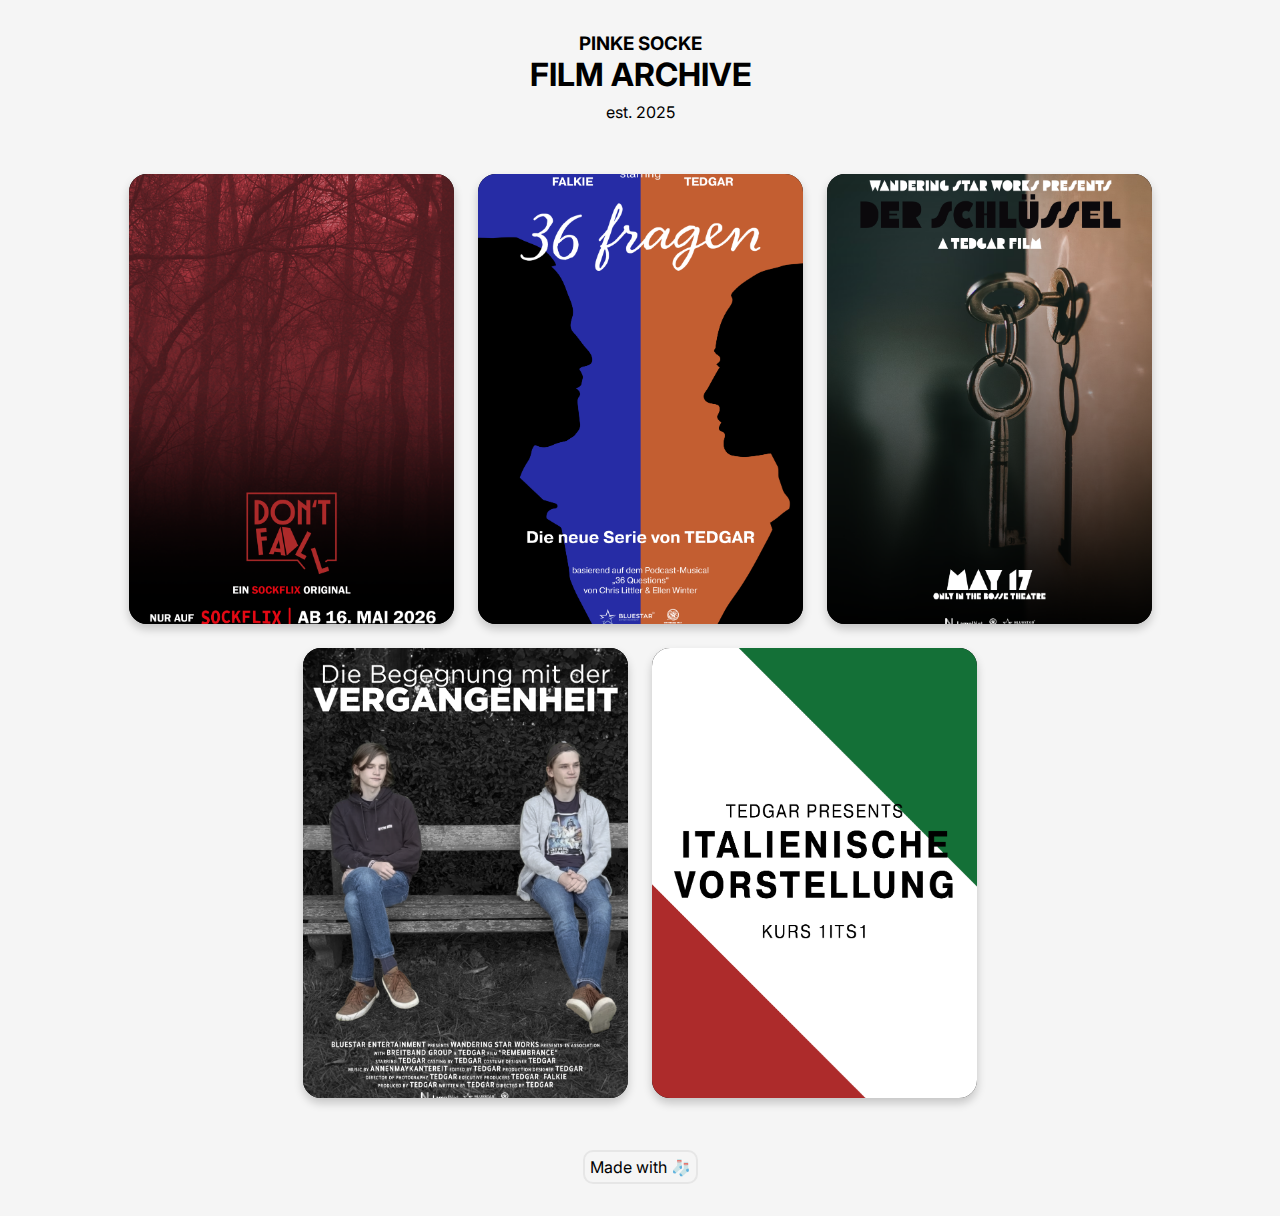
<file: index.html>
<!DOCTYPE html>

<!--
    Website von LamplNet
    Disclaimer: Alle Inhalte auf dieser Seite sind rein persönlicher Natur und richten sich nicht an die Allgemeinheit.
 -->

<html>
    <head>
		<title>Pinke Socke Film Archive</title>
		
		<meta charset="utf-8" />
		<meta name="viewport" content="width=device-width, initial-scale=1, user-scalable=no" />
		<meta name="description" content="" />
		<meta name="keywords" content="" />
		<meta name="robots" content="noindex">
		
		<link rel="stylesheet" href="assets/css/main.css" />
		<link rel="stylesheet" href="assets/css/movie-poster-interaction.css" />
        <link rel="stylesheet" href="assets/fontawesome/css/all.css" />
	</head>
    <body>
        <div class="page-container">
            <div class="title-wrapper">
                <a href="#">
                    <!--<img src="favicon.ico">-->
                    <h3>PINKE SOCKE</h3>
                    <h1>FILM ARCHIVE</h1>
                    <p>est. 2025</p>
                </a>
            </div>
            <div class="wrapper">
                <div class="card">
                    <a href="film/2027-dont-fall">
                        <div class="poster"><img src="img/poster/2027-dont-fall.png" alt="Don't Fall"></div>
                        <div class="details">
                            <h1>Don't Fall</h1>
                            <!--<h2>2026 • PG • 1hr 38min</h2>-->
                            <h2>2027 • R • TBA</h2>
                            <div class="rating">
                                <!--<i class="fas fa-star"></i>-->
                                <i class="far fa-star"></i>
                                <i class="far fa-star"></i>
                                <i class="far fa-star"></i>
                                <i class="far fa-star"></i>
                                <i class="far fa-star"></i>
                                <span>N/A</span>
                            </div>
                            <div class="tags">
                                <span class="tag">Thriller</span>
                                <span class="tag">Mystery</span>
                                <span class="tag">Drama</span>
                            </div>
                            <p class="desc">
                                Eine Gruppe unterschiedlichster Menschen nimmt an einem Seminar teil, um wieder eine Verbindung zur Natur aufzubauen. Das Seminar ist jedoch alles andere als das, was sie sich vorgestellt hatten...
                            </p>
                            <h3>Cast</h3>
                            <div class="credits">
                                <p><span class="role">Regie: </span>Tedgar</p>
                                <p><span class="role">Drehbuch: </span>Tedgar</p>
                                <p><span class="role">Cast: </span>Joe Star, Dineloth Teithoril, Tim, Falkie<span class="more">, mehr...</span></p>
                            </div>
                            <!--<div class="tags" style="padding-top: 0.5rem;">
                                <span class="alt-tag">Tedgar</span>
                                <span class="alt-tag">Joe Star</span>
                                <span class="alt-tag">Dineloth Teithoril</span>
                            </div>-->
                            <!--<div class="cast">
                                <h3>Cast</h3>
                                <ul>
                                    <li><img src="https://i.postimg.cc/jqgkqhSb/cast-11.jpg" alt="Marco Andrews" title="Marco Andrews"></li>
                                    <li><img src="https://i.postimg.cc/8P7X7r7r/cast-12.jpg" alt="Rebecca Floyd" title="Rebecca Floyd"></li>
                                    <li><img src="https://i.postimg.cc/2SvHwRFk/cast-13.jpg" alt="Antonio Herrera" title="Antonio Herrera"></li>
                                </ul>
                            </div>-->
                        </div>
                    </a>
                </div>
                <div class="card">
                    <a href="film/2026-36fragen">
                        <div class="poster"><img src="img/poster/2026-36fragen.png" alt="36 Fragen"></div>
                        <div class="details">
                            <h1>36 Fragen</h1>
                            <h2>2026 • PG • TBA</h2>
                            <div class="rating">
                                <!--<i class="fas fa-star"></i>-->
                                <i class="far fa-star"></i>
                                <i class="far fa-star"></i>
                                <i class="far fa-star"></i>
                                <i class="far fa-star"></i>
                                <i class="far fa-star"></i>
                                <span>N/A</span>
                            </div>
                            <div class="tags">
                                <span class="tag">Musical</span>
                                <span class="tag">Drama</span>
                            </div>
                            <p class="desc">
                               In einem letzten Versuch, ihre zerbrechende Ehe zu retten, beantwortet ein Paar die "36 Fragen" - ein Experiment, das eigentlich dafür sorgen soll, dass Fremde sich verlieben.
                            </p>
                            <h3>Cast</h3>
                            <div class="credits">
                                <p><span class="role">Regie: </span>Tedgar</p>
                                <p><span class="role">Drehbuch: </span>Tedgar, Chris Littler, Ellen Winter</p>
                                <p><span class="role">Cast: </span>Falkie, Tedgar</p>
                            </div>
                        </div>
                    </a>
                </div>
                <div class="card">
                    <a href="film/2025-der-schluessel">
                        <div class="poster"><img src="img/poster/2025-der-schluessel.png" alt="Der Schlüssel"></div>
                        <div class="details">
                            <h1>Der Schlüssel</h1>
                            <h2>2025 • G • 56min</h2>
                            <div class="rating">
                                <i class="fas fa-star"></i>
                                <i class="fas fa-star"></i>
                                <i class="fas fa-star"></i>
                                <i class="fas fa-star"></i>
                                <i class="fas fa-star"></i>
                                <span>5/5</span>
                            </div>
                            <div class="tags">
                                <span class="tag">Philosophie</span>
                                <span class="tag">Arthouse</span>
                                <span class="tag">Drama</span>
                            </div>
                            <p class="desc">
                                Was ist der Schlüssel zum Glück... und braucht man ihn überhaupt?
                            </p>
                            <h3>Cast</h3>
                            <div class="credits">
                                <p><span class="role">Regie: </span>Tedgar</p>
                                <p><span class="role">Drehbuch: </span>Tedgar</p>
                                <p><span class="role">Cast: </span>Joe Star, Tedgar</p>
                            </div>
                        </div>
                    </a>
                </div>
                <div class="card">
                    <a href="film/2024-vergangenheitsbegegnung">
                        <div class="poster"><img src="img/poster/2024-vergangenheitsbegegnung.png" alt="Die Begegnung mit der Vergangenheit"></div>
                        <div class="details">
                            <h1>Die Begegnung mit der Vergangenheit</h1>
                            <h2>2024 • G • 21min</h2>
                            <div class="rating">
                                <i class="fas fa-star"></i>
                                <i class="fas fa-star"></i>
                                <i class="fas fa-star"></i>
                                <i class="fas fa-star"></i>
                                <i class="fas fa-star"></i>
                                <span>5/5</span>
                            </div>
                            <div class="tags">
                                <span class="tag">Philosophie</span>
                                <span class="tag">Arthouse</span>
                            </div>
                            <p class="desc">
                                Alex zweifelt an sich und hat Angst vor der Zukunft. Vielleicht kann ihm sein Zukunfts-Ich dabei helfen...
                            </p>
                            <h3>Cast</h3>
                            <div class="credits">
                                <p><span class="role">Regie: </span>Tedgar</p>
                                <p><span class="role">Drehbuch: </span>Tedgar</p>
                                <p><span class="role">Cast: </span>Tedgar</p>
                            </div>
                        </div>
                    </a>
                </div>
                <div class="card">
                    <a href="film/2023-italienische-vorstellung">
                        <div class="poster"><img src="img/poster/2023-italienische-vorstellung.png" alt="Italienische Vorstellung"></div>
                        <div class="details">
                            <h1>Italienische Vorstellung</h1>
                            <h2>2023 • G • 21min</h2>
                            <div class="rating">
                                <i class="fas fa-star"></i>
                                <i class="fas fa-star"></i>
                                <i class="fas fa-star"></i>
                                <i class="fas fa-star"></i>
                                <i class="far fa-star"></i>
                                <span>4/5</span>
                            </div>
                            <div class="tags">
                                <span class="tag">Dokumentation</span>
                                <span class="tag">Italienisch</span>
                            </div>
                            <p class="desc">
                                Imagefilm im Rahmen des virtuellen Schüleraustauschs.
                            </p>
                            <h3>Cast</h3>
                            <div class="credits">
                                <p><span class="role">Regie: </span>Tedgar</p>
                                <p><span class="role">Drehbuch: </span>Kurs 1its1</p>
                                <p><span class="role">Cast: </span>Kurs 1its1</p>
                            </div>
                        </div>
                    </a>
                </div>
            </div>
            <div class="title-wrapper">
                <p class="footer">Made with 🧦</p>
            </div>
        </div>
    </body>
</html>
</file>
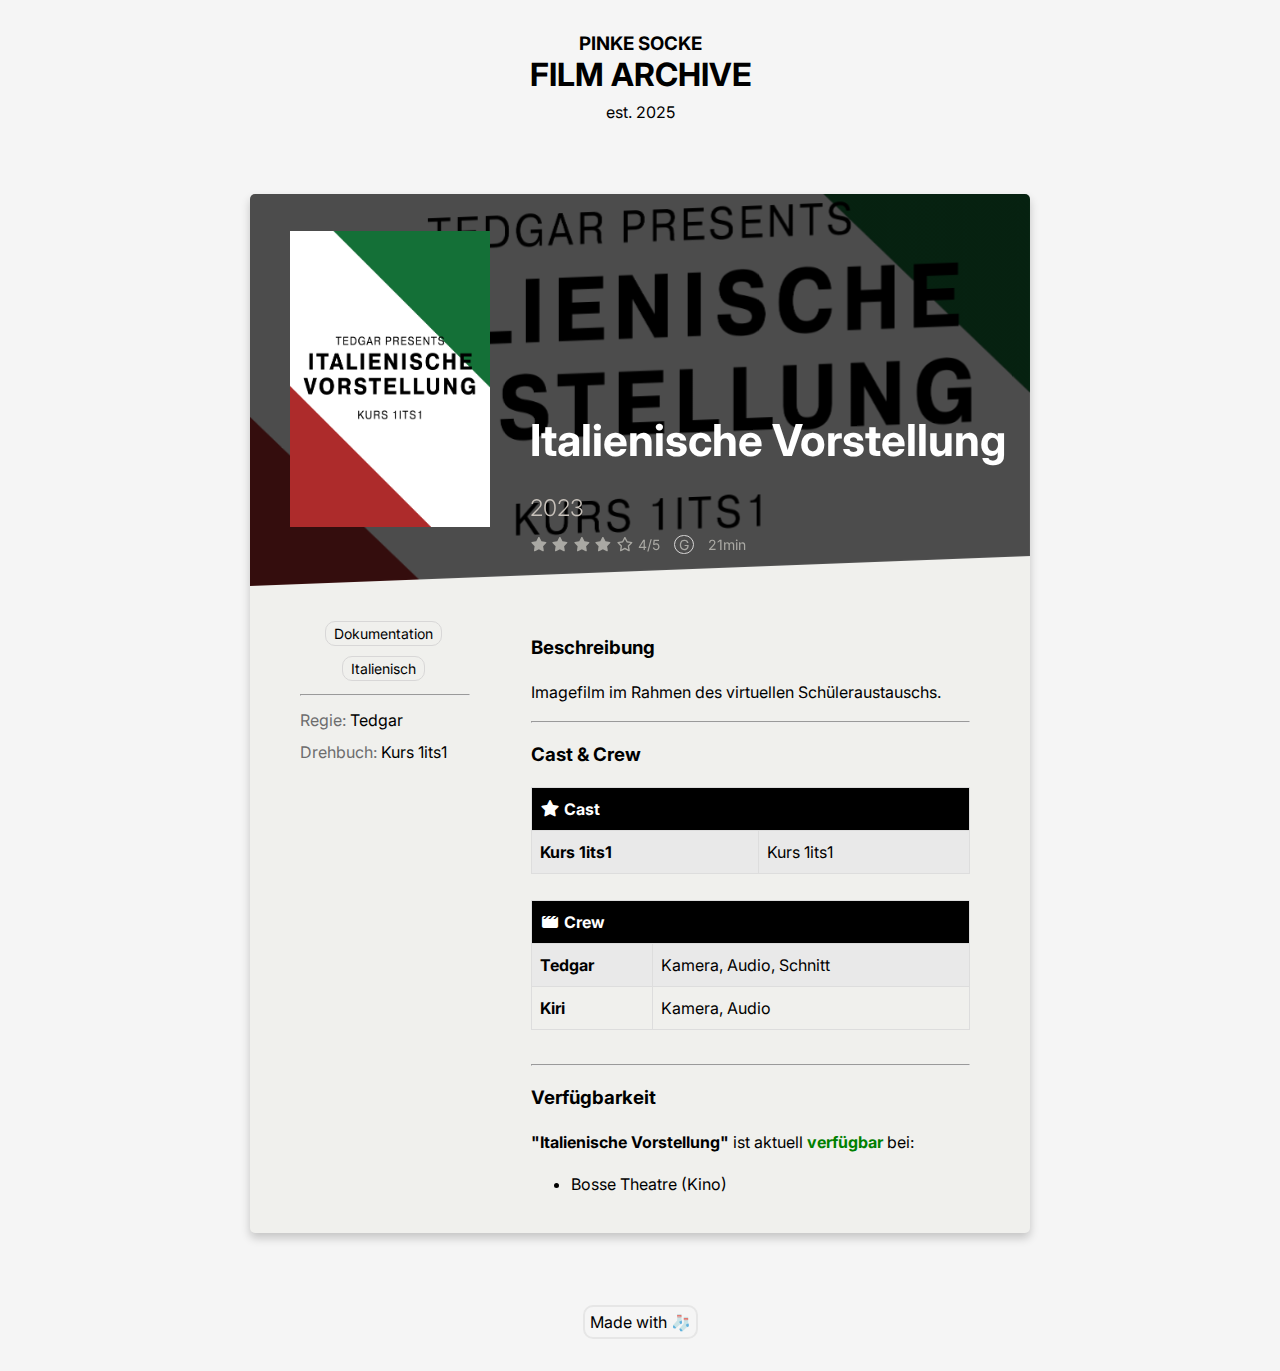
<file: film/2023-italienische-vorstellung.html>
<!DOCTYPE html>

<!--
    Website von LamplNet
    Disclaimer: Alle Inhalte auf dieser Seite sind rein persönlicher Natur und richten sich nicht an die Allgemeinheit.
 -->

<html>
    <head>
		<title>Italienische Vorstellung (2023) | Pinke Socke Film Archive</title>
		
		<meta charset="utf-8" />
		<meta name="viewport" content="width=device-width, initial-scale=1, user-scalable=no" />
		<meta name="description" content="" />
		<meta name="keywords" content="" />
		<meta name="robots" content="noindex">
		
		<link rel="stylesheet" href="../assets/css/main.css" />
		<link rel="stylesheet" href="../assets/css/movie-card.css" />
        <link rel="stylesheet" href="../assets/fontawesome/css/all.css" />
	</head>
    <body>
        <div class="page-container">
            <div class="title-wrapper">
                <a href="/">
                    <!--<img src="favicon.ico">-->
                    <h3>PINKE SOCKE</h3>
                    <h1>FILM ARCHIVE</h1>
                    <p>est. 2025</p>
                </a>
            </div>
            <div class="movie-card">
                <div class="container">
                    <div class="hero" style="--hero-bg: url('../../img/poster/2023-italienische-vorstellung.png')">
                        <img src="../img/poster/2023-italienische-vorstellung.png" alt="cover" class="cover" />
                        <div class="details">
                            <div class="title1"><h1>Italienische Vorstellung</h1></div>
                            <div class="title2">2023</div>   
                            <div class="rating">
                                <i class="fas fa-star"></i>
                                <i class="fas fa-star"></i>
                                <i class="fas fa-star"></i>
                                <i class="fas fa-star"></i>
                                <i class="far fa-star"></i>
                                <span>4/5</span>
                                <span class="age-rating">G</span>
                                <span>21min</span>
                            </div>
                            <!--<span class="likes">109 likes</span>-->
                        </div>
                    </div> 
                    <div class="description">
                        <div class="column1">
                            <span class="tag">Dokumentation</span>
                            <span class="tag">Italienisch</span>
                            <hr>
                            <p><span class="role">Regie: </span>Tedgar</p>
                            <p><span class="role">Drehbuch: </span>Kurs 1its1</p>
                        </div>
                        <div class="column2">
                            <h3>Beschreibung</h3>
                            <p>
                                Imagefilm im Rahmen des virtuellen Schüleraustauschs.
                            </p>
                            <hr>
                            <!--<h3><i class="fas fa-star"></i> Cast</h3>-->
                            <h3>Cast & Crew</h3>
                            <table>
                                <tr>
                                    <th colspan="2"><i class="fas fa-star"></i> Cast</th>
                                </tr>
                                <tr>
                                    <td>Kurs 1its1</td>
                                    <td>Kurs 1its1</td>
                                </tr>
                            </table>
                            <br>
                            <!--<hr>
                            <h3><i class="fas fa-clapperboard"></i> Crew</h3>-->
                            <table>
                                <tr>
                                    <th colspan="2"><i class="fas fa-clapperboard"></i> Crew</th>
                                </tr>
                                <tr>
                                    <td>Tedgar</td>
                                    <td>Kamera, Audio, Schnitt</td>
                                </tr>
                                <tr>
                                    <td>Kiri</td>
                                    <td>Kamera, Audio</td>
                                </tr>
                            </table>
                            <br>
                            <hr>
                            <h3>Verfügbarkeit</h3>
                            <p><b>"Italienische Vorstellung"</b> ist aktuell <span style="color: green; font-weight: bold;">verfügbar</span> bei:</p>
                            <ul>
                                <li>Bosse Theatre (Kino)</li>
                            </ul>
                        </div>
                    </div>
                </div>
            </div>
            <div class="title-wrapper">
                <p class="footer">Made with 🧦</p>
            </div>
        </div>
    </body>
</html>
</file>
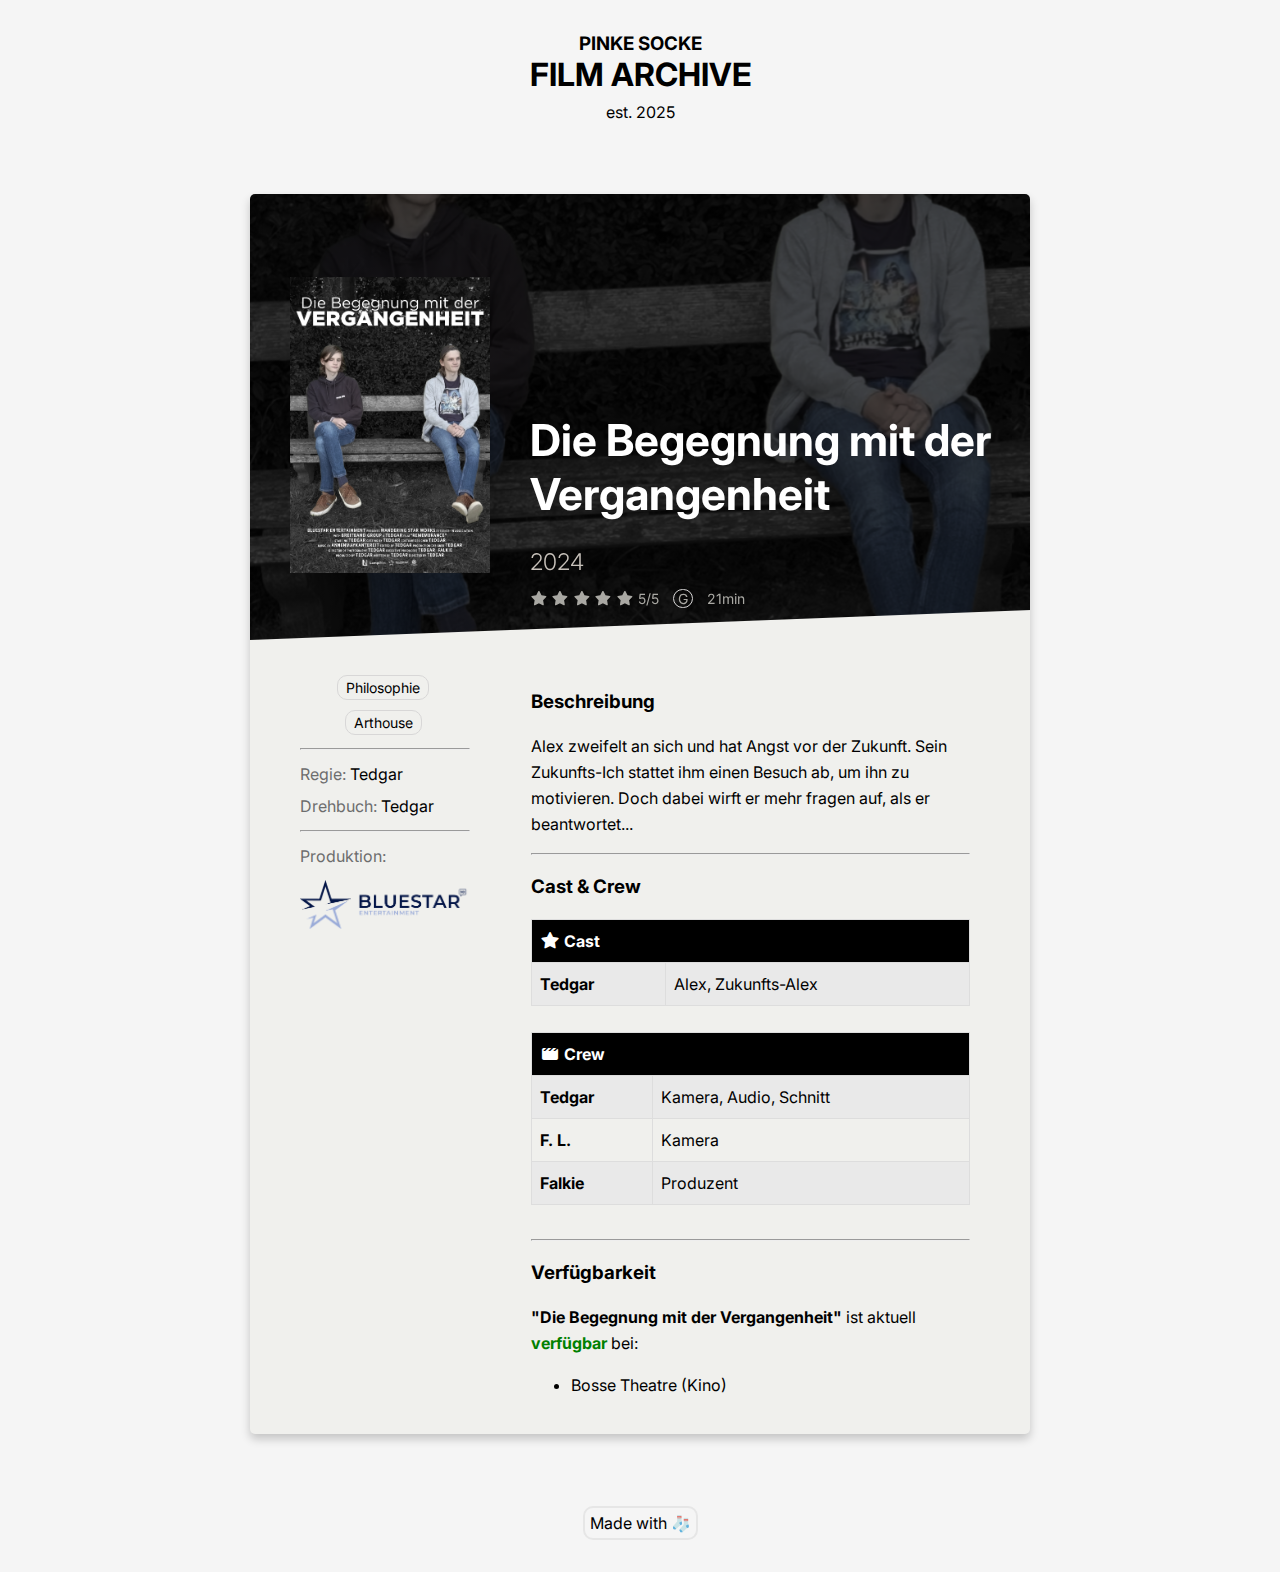
<file: film/2024-vergangenheitsbegegnung.html>
<!DOCTYPE html>

<!--
    Website von LamplNet
    Disclaimer: Alle Inhalte auf dieser Seite sind rein persönlicher Natur und richten sich nicht an die Allgemeinheit.
 -->

<html>
    <head>
		<title>Die Begegnung mit der Vergangenheit (2024) | Pinke Socke Film Archive</title>
		
		<meta charset="utf-8" />
		<meta name="viewport" content="width=device-width, initial-scale=1, user-scalable=no" />
		<meta name="description" content="" />
		<meta name="keywords" content="" />
		<meta name="robots" content="noindex">
		
		<link rel="stylesheet" href="../assets/css/main.css" />
		<link rel="stylesheet" href="../assets/css/movie-card.css" />
        <link rel="stylesheet" href="../assets/fontawesome/css/all.css" />
	</head>
    <body>
        <div class="page-container">
            <div class="title-wrapper">
                <a href="/">
                    <!--<img src="favicon.ico">-->
                    <h3>PINKE SOCKE</h3>
                    <h1>FILM ARCHIVE</h1>
                    <p>est. 2025</p>
                </a>
            </div>
            <div class="movie-card">
                <div class="container">
                    <div class="hero" style="--hero-bg: url('../../img/poster/2024-vergangenheitsbegegnung.png')">
                        <img src="../img/poster/2024-vergangenheitsbegegnung.png" alt="cover" class="cover" />
                        <div class="details">
                            <div class="title1"><h1>Die Begegnung mit der Vergangenheit</h1></div>
                            <div class="title2">2024</div>   
                            <div class="rating">
                                <i class="fas fa-star"></i>
                                <i class="fas fa-star"></i>
                                <i class="fas fa-star"></i>
                                <i class="fas fa-star"></i>
                                <i class="fas fa-star"></i>
                                <span>5/5</span>
                                <span class="age-rating">G</span>
                                <span>21min</span>
                            </div>
                        </div>
                    </div> 
                    <div class="description">
                        <div class="column1">
                            <span class="tag">Philosophie</span>
                            <span class="tag">Arthouse</span>
                            <hr>
                            <p><span class="role">Regie: </span>Tedgar</p>
                            <p><span class="role">Drehbuch: </span>Tedgar</p>
                            <hr>
                            <p><span class="role">Produktion:</span></p>
                            <img src="../img/firmen/bluestar.png">
                        </div>
                        <div class="column2">
                            <h3>Beschreibung</h3>
                            <p>
                                Alex zweifelt an sich und hat Angst vor der Zukunft. Sein Zukunfts-Ich stattet ihm einen Besuch ab, um ihn zu motivieren. Doch dabei wirft er mehr fragen auf, als er beantwortet...
                            </p>
                            <hr>
                            <h3>Cast & Crew</h3>
                            <table>
                                <tr>
                                    <th colspan="2"><i class="fas fa-star"></i> Cast</th>
                                </tr>
                                <tr>
                                    <td>Tedgar</td>
                                    <td>Alex, Zukunfts-Alex</td>
                                </tr>
                            </table>
                            <br>
                            <table>
                                <tr>
                                    <th colspan="2"><i class="fas fa-clapperboard"></i> Crew</th>
                                </tr>
                                <tr>
                                    <td>Tedgar</td>
                                    <td>Kamera, Audio, Schnitt</td>
                                </tr>
                                <tr>
                                    <td>F. L.</td>
                                    <td>Kamera</td>
                                </tr>
                                <tr>
                                    <td>Falkie</td>
                                    <td>Produzent</td>
                                </tr>
                            </table>
                            <br>
                            <hr>
                            <h3>Verfügbarkeit</h3>
                            <p><b>"Die Begegnung mit der Vergangenheit"</b> ist aktuell <span style="color: green; font-weight: bold;">verfügbar</span> bei:</p>
                            <ul>
                                <li>Bosse Theatre (Kino)</li>
                            </ul>
                        </div>
                    </div>
                </div>
            </div>
            <div class="title-wrapper">
                <p class="footer">Made with 🧦</p>
            </div>
        </div>
    </body>
</html>
</file>
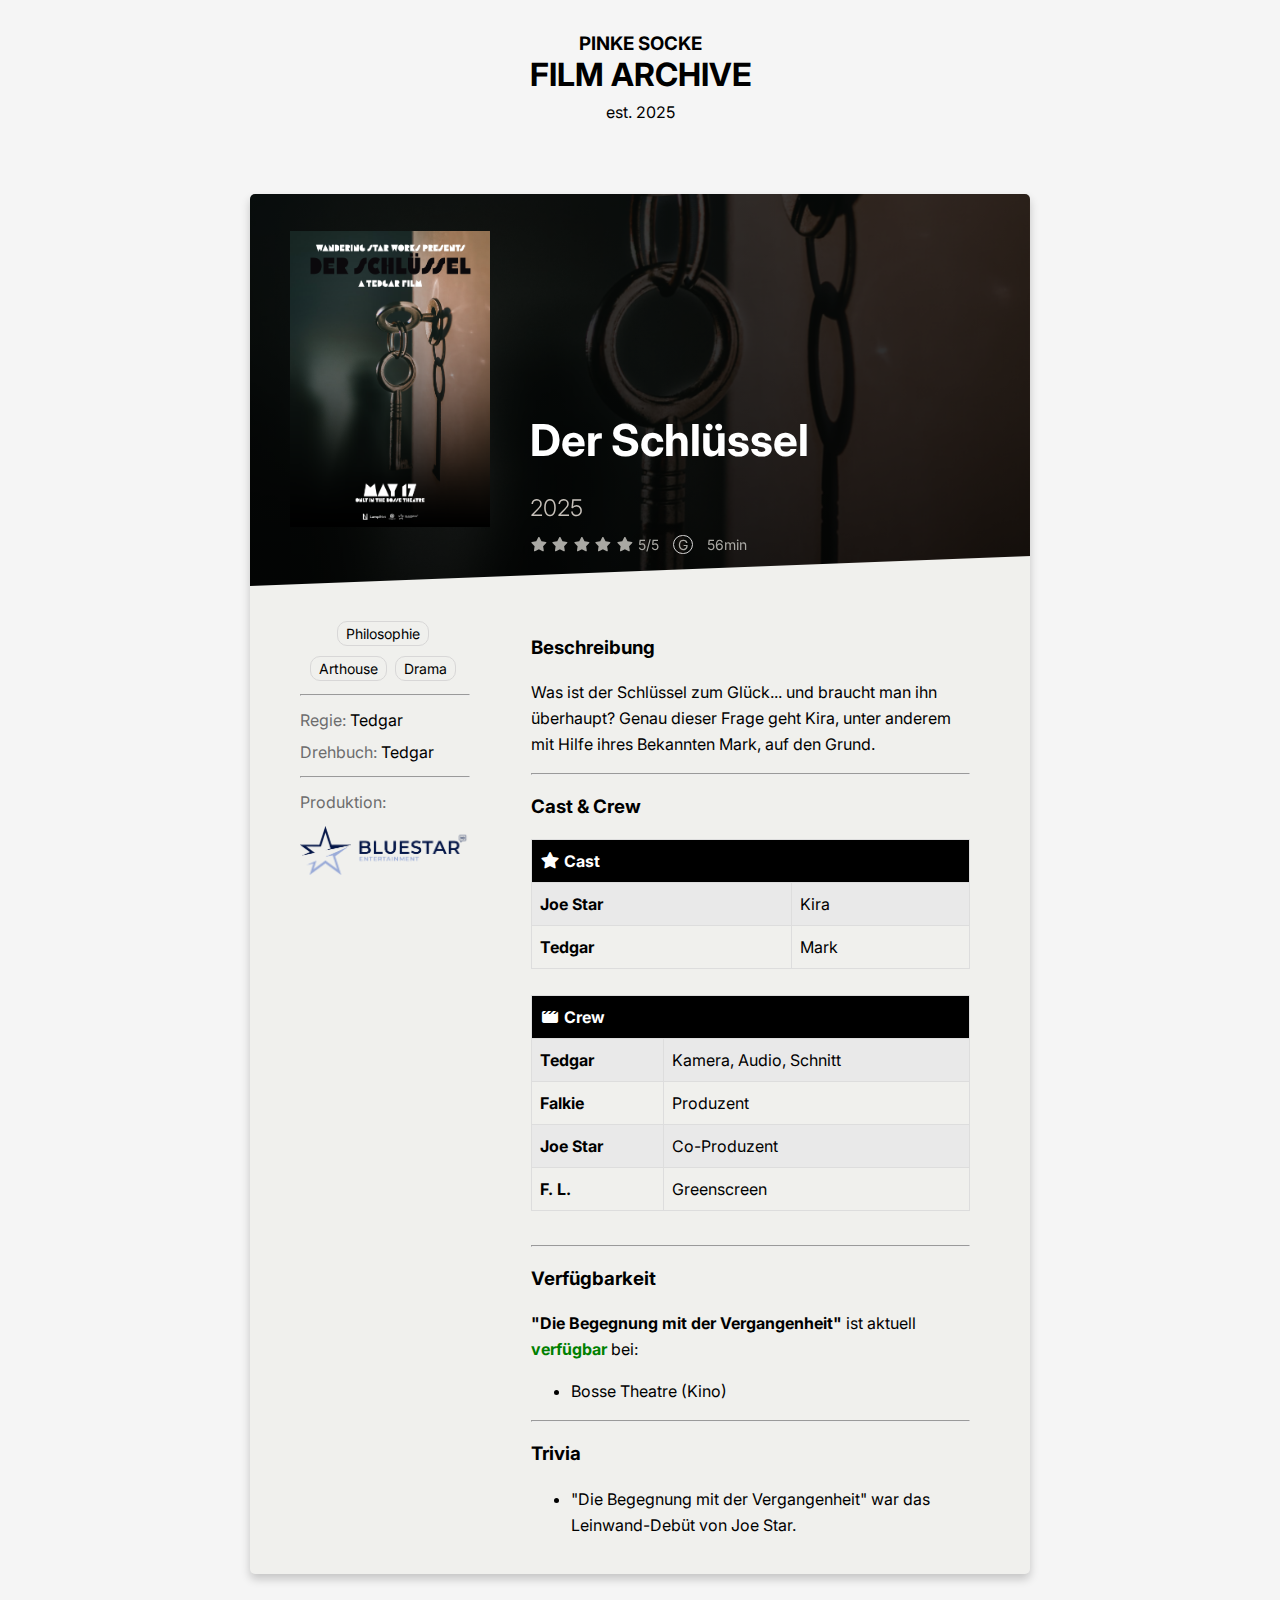
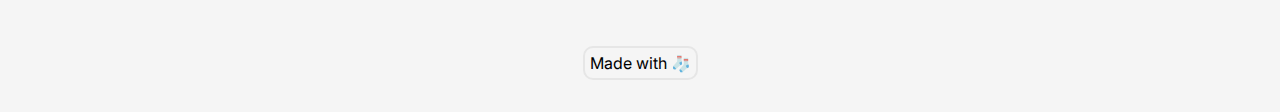
<file: film/2025-der-schluessel.html>
<!DOCTYPE html>

<!--
    Website von LamplNet
    Disclaimer: Alle Inhalte auf dieser Seite sind rein persönlicher Natur und richten sich nicht an die Allgemeinheit.
 -->

<html>
    <head>
		<title>Der Schlüssel (2025) | Pinke Socke Film Archive</title>
		
		<meta charset="utf-8" />
		<meta name="viewport" content="width=device-width, initial-scale=1, user-scalable=no" />
		<meta name="description" content="" />
		<meta name="keywords" content="" />
		<meta name="robots" content="noindex">
		
		<link rel="stylesheet" href="../assets/css/main.css" />
		<link rel="stylesheet" href="../assets/css/movie-card.css" />
        <link rel="stylesheet" href="../assets/fontawesome/css/all.css" />
	</head>
    <body>
        <div class="page-container">
            <div class="title-wrapper">
                <a href="/">
                    <!--<img src="favicon.ico">-->
                    <h3>PINKE SOCKE</h3>
                    <h1>FILM ARCHIVE</h1>
                    <p>est. 2025</p>
                </a>
            </div>
            <div class="movie-card">
                <div class="container">
                    <div class="hero" style="--hero-bg: url('../../img/poster/2025-der-schluessel.png')">
                        <img src="../img/poster/2025-der-schluessel.png" alt="cover" class="cover" />
                        <div class="details">
                            <div class="title1"><h1>Der Schlüssel</h1></div>
                            <div class="title2">2025</div>   
                            <div class="rating">
                                <i class="fas fa-star"></i>
                                <i class="fas fa-star"></i>
                                <i class="fas fa-star"></i>
                                <i class="fas fa-star"></i>
                                <i class="fas fa-star"></i>
                                <span>5/5</span>
                                <span class="age-rating">G</span>
                                <span>56min</span>
                            </div>
                        </div>
                    </div> 
                    <div class="description">
                        <div class="column1">
                            <span class="tag">Philosophie</span>
                            <span class="tag">Arthouse</span>
                            <span class="tag">Drama</span>
                            <hr>
                            <p><span class="role">Regie: </span>Tedgar</p>
                            <p><span class="role">Drehbuch: </span>Tedgar</p>
                            <hr>
                            <p><span class="role">Produktion:</span></p>
                            <img src="../img/firmen/bluestar.png">
                        </div>
                        <div class="column2">
                            <h3>Beschreibung</h3>
                            <p>
                                Was ist der Schlüssel zum Glück... und braucht man ihn überhaupt? Genau dieser Frage geht Kira, unter anderem mit Hilfe ihres Bekannten Mark, auf den Grund.
                            </p>
                            <hr>
                            <h3>Cast & Crew</h3>
                            <table>
                                <tr>
                                    <th colspan="2"><i class="fas fa-star"></i> Cast</th>
                                </tr>
                                <tr>
                                    <td>Joe Star</td>
                                    <td>Kira</td>
                                </tr>
                                <tr>
                                    <td>Tedgar</td>
                                    <td>Mark</td>
                                </tr>
                            </table>
                            <br>
                            <table>
                                <tr>
                                    <th colspan="2"><i class="fas fa-clapperboard"></i> Crew</th>
                                </tr>
                                <tr>
                                    <td>Tedgar</td>
                                    <td>Kamera, Audio, Schnitt</td>
                                </tr>
                                <tr>
                                    <td>Falkie</td>
                                    <td>Produzent</td>
                                </tr>
                                <tr>
                                    <td>Joe Star</td>
                                    <td>Co-Produzent</td>
                                </tr>
                                <tr>
                                    <td>F. L.</td>
                                    <td>Greenscreen</td>
                                </tr>
                            </table>
                            <br>
                            <hr>
                            <h3>Verfügbarkeit</h3>
                            <p><b>"Die Begegnung mit der Vergangenheit"</b> ist aktuell <span style="color: green; font-weight: bold;">verfügbar</span> bei:</p>
                            <ul>
                                <li>Bosse Theatre (Kino)</li>
                            </ul>
                            <hr>
                            <h3>Trivia</h3>
                            <ul>
                                <li>"Die Begegnung mit der Vergangenheit" war das Leinwand-Debüt von Joe Star.</li>
                            </ul>
                        </div>
                    </div>
                </div>
            </div>
            <div class="title-wrapper">
                <p class="footer">Made with 🧦</p>
            </div>
        </div>
    </body>
</html>
</file>
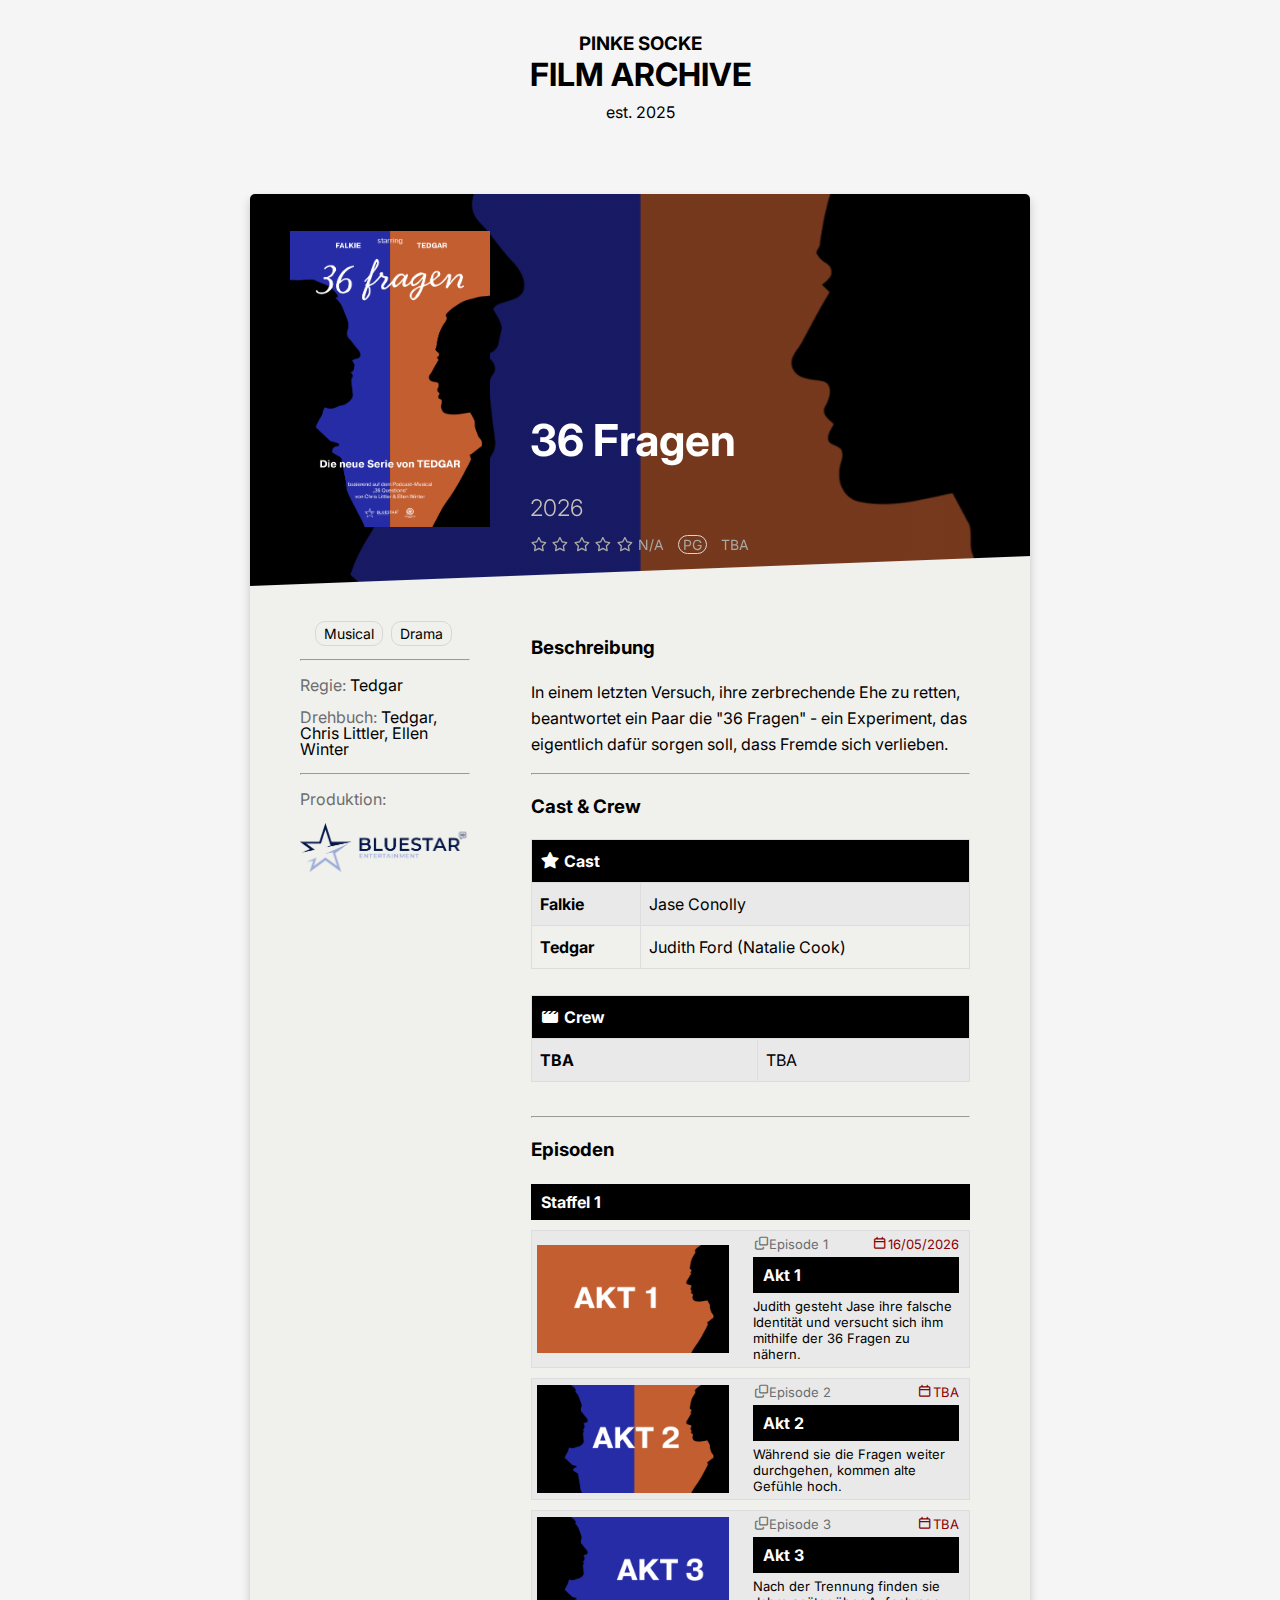
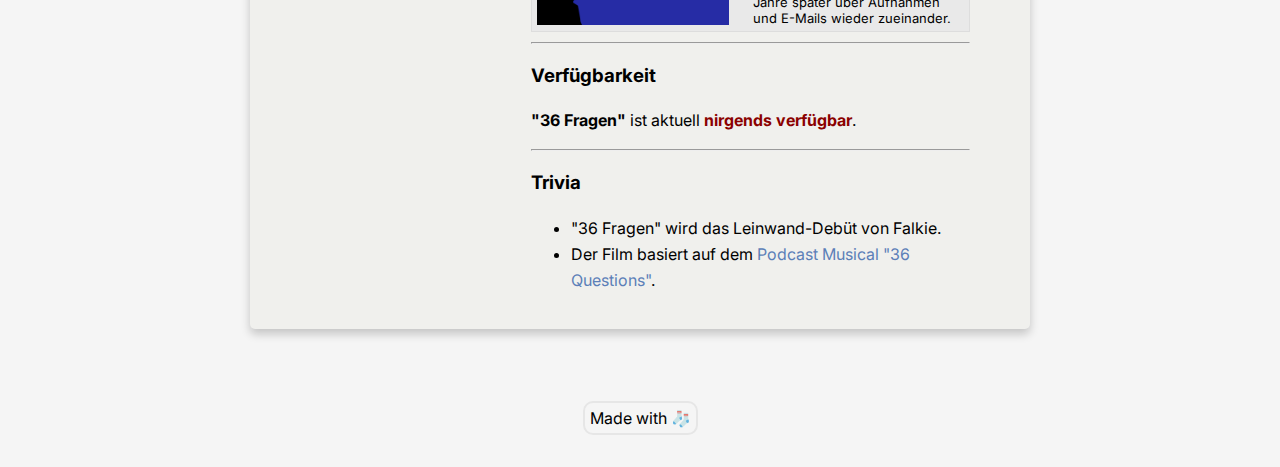
<file: film/2026-36fragen.html>
<!DOCTYPE html>

<!--
    Website von LamplNet
    Disclaimer: Alle Inhalte auf dieser Seite sind rein persönlicher Natur und richten sich nicht an die Allgemeinheit.
 -->

<html>
    <head>
		<title>36 Fragen (2026) | Pinke Socke Film Archive</title>
		
		<meta charset="utf-8" />
		<meta name="viewport" content="width=device-width, initial-scale=1, user-scalable=no" />
		<meta name="description" content="" />
		<meta name="keywords" content="" />
		<meta name="robots" content="noindex">
		
		<link rel="stylesheet" href="../assets/css/main.css" />
		<link rel="stylesheet" href="../assets/css/movie-card.css" />
        <link rel="stylesheet" href="../assets/fontawesome/css/all.css" />
	</head>
    <body>
        <div class="page-container">
            <div class="title-wrapper">
                <a href="/">
                    <!--<img src="favicon.ico">-->
                    <h3>PINKE SOCKE</h3>
                    <h1>FILM ARCHIVE</h1>
                    <p>est. 2025</p>
                </a>
            </div>
            <div class="movie-card">
                <div class="container">
                    <div class="hero" style="--hero-bg: url('../../img/poster/2026-36fragen.png'); --hero-overlay: .4;">
                        <img src="../img/poster/2026-36fragen.png" alt="cover" class="cover" />
                        <div class="details">
                            <div class="title1"><h1>36 Fragen</h1></div>
                            <div class="title2">2026</div>   
                            <div class="rating">
                                <i class="far fa-star"></i>
                                <i class="far fa-star"></i>
                                <i class="far fa-star"></i>
                                <i class="far fa-star"></i>
                                <i class="far fa-star"></i>
                                <span>N/A</span>
                                <span class="age-rating">PG</span>
                                <span>TBA</span>
                            </div>
                        </div>
                    </div> 
                    <div class="description">
                        <div class="column1">
                            <span class="tag">Musical</span>
                            <span class="tag">Drama</span>
                            <hr>
                            <p><span class="role">Regie: </span>Tedgar</p>
                            <p><span class="role">Drehbuch: </span>Tedgar, Chris Littler, Ellen Winter</p>
                            <hr>
                            <p><span class="role">Produktion:</span></p>
                            <div class="production-logo">
                                <img src="../img/firmen/bluestar.png">
                            </div>
                        </div>
                        <div class="column2">
                            <h3>Beschreibung</h3>
                            <p>
                                In einem letzten Versuch, ihre zerbrechende Ehe zu retten, beantwortet ein Paar die "36 Fragen" - ein Experiment, das eigentlich dafür sorgen soll, dass Fremde sich verlieben.
                            </p>
                            <hr>
                            <h3>Cast & Crew</h3>
                            <table>
                                <tr>
                                    <th colspan="2"><i class="fas fa-star"></i> Cast</th>
                                </tr>
                                <tr>
                                    <td>Falkie</td>
                                    <td>Jase Conolly</td>
                                </tr>
                                <tr>
                                    <td>Tedgar</td>
                                    <td>Judith Ford (Natalie Cook)</td>
                                </tr>
                            </table>
                            <br>
                            <table>
                                <tr>
                                    <th colspan="2"><i class="fas fa-clapperboard"></i> Crew</th>
                                </tr>
                                <tr>
                                    <td>TBA</td>
                                    <td>TBA</td>
                                </tr>
                            </table>
                            <br>
                            <hr>
                            <h3>Episoden</h3>
                            <h4 class="episoden-staffel">Staffel 1</h4>
                            <div class="episoden-liste">
                                <div class="episode-image">
                                    <img src="../img/serien/36fragen/Ep1.png">
                                </div>
                                <div>
                                    <p class="ep-number">
                                        <span class="episode">
                                            <i class="fa-regular fa-clone"></i> Episode 1
                                        </span>
                                        <span class="date" style="color: darkred">
                                            <i class="fa-regular fa-calendar"></i> 16/05/2026
                                        </span>
                                    </p>
                                    <h3>Akt 1</h3>
                                    <p>Judith gesteht Jase ihre falsche Identität und versucht sich ihm mithilfe der 36 Fragen zu nähern.</p>
                                </div>
                            </div>
                            <div class="episoden-liste">
                                <div class="episode-image">
                                    <img src="../img/serien/36fragen/Ep2.png">
                                </div>
                                <div>
                                    <p class="ep-number">
                                        <span class="episode">
                                            <i class="fa-regular fa-clone"></i> Episode 2
                                        </span>
                                        <span class="date" style="color: darkred">
                                            <i class="fa-regular fa-calendar"></i> TBA
                                        </span>
                                    </p>
                                    <h3>Akt 2</h3>
                                    <p>Während sie die Fragen weiter durchgehen, kommen alte Gefühle hoch.</p>
                                </div>
                            </div>
                            <div class="episoden-liste">
                                <div class="episode-image">
                                    <img src="../img/serien/36fragen/Ep3.png">
                                </div>
                                <div>
                                   <p class="ep-number">
                                        <span class="episode">
                                            <i class="fa-regular fa-clone"></i> Episode 3
                                        </span>
                                        <span class="date" style="color: darkred">
                                            <i class="fa-regular fa-calendar"></i> TBA
                                        </span>
                                    </p>
                                    <h3>Akt 3</h3>
                                    <p>Nach der Trennung finden sie Jahre später über Aufnahmen und E-Mails wieder zueinander.</p>
                                </div>
                            </div>
                            <hr>
                            <h3>Verfügbarkeit</h3>
                            <p><b>"36 Fragen"</b> ist aktuell <span style="color: darkred; font-weight: bold;">nirgends verfügbar</span>.
                            <hr>
                            <h3>Trivia</h3>
                            <ul>
                                <li>"36 Fragen" wird das Leinwand-Debüt von Falkie.</li>
                                <li>Der Film basiert auf dem <a href="https://twoupproductions.com/36-questions/podcast" target="_blank">Podcast Musical "36 Questions"</a>.</li>
                            </ul>
                        </div>
                    </div>
                </div>
            </div>
            <div class="title-wrapper">
                <p class="footer">Made with 🧦</p>
            </div>
        </div>
    </body>
</html>
</file>
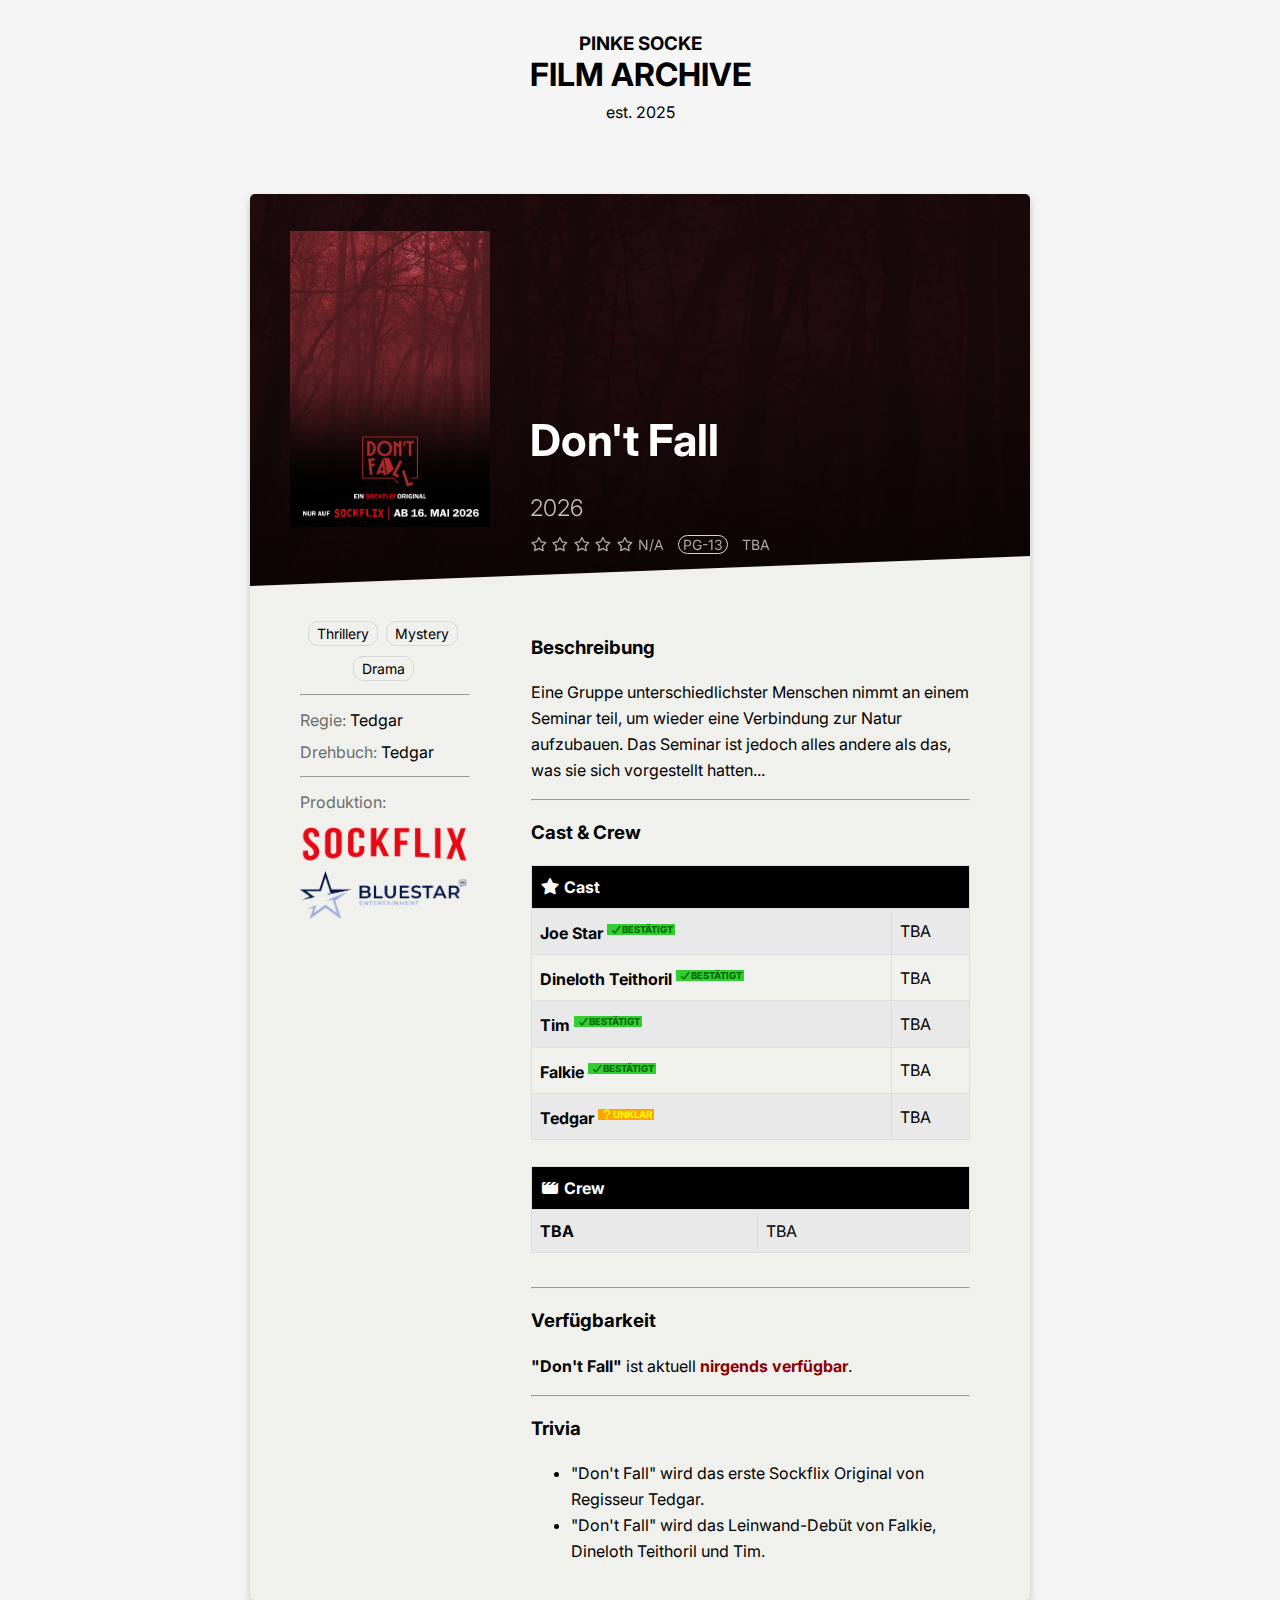
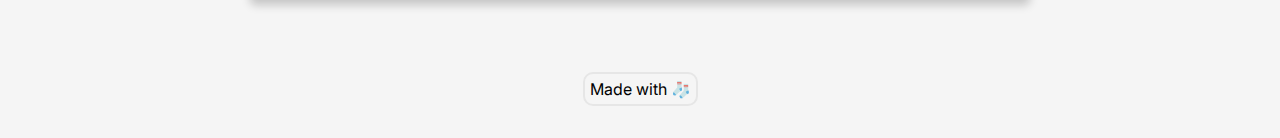
<file: film/2026-dont-fall.html>
<!DOCTYPE html>

<!--
    Website von LamplNet
    Disclaimer: Alle Inhalte auf dieser Seite sind rein persönlicher Natur und richten sich nicht an die Allgemeinheit.
 -->

<html>
    <head>
		<title>Don't Fall (2026) | Pinke Socke Film Archive</title>
		
		<meta charset="utf-8" />
		<meta name="viewport" content="width=device-width, initial-scale=1, user-scalable=no" />
		<meta name="description" content="" />
		<meta name="keywords" content="" />
		<meta name="robots" content="noindex">
		
		<link rel="stylesheet" href="../assets/css/main.css" />
		<link rel="stylesheet" href="../assets/css/movie-card.css" />
        <link rel="stylesheet" href="../assets/fontawesome/css/all.css" />
	</head>
    <body>
        <div class="page-container">
            <div class="title-wrapper">
                <a href="/">
                    <!--<img src="favicon.ico">-->
                    <h3>PINKE SOCKE</h3>
                    <h1>FILM ARCHIVE</h1>
                    <p>est. 2025</p>
                </a>
            </div>
            <div class="movie-card">
                <div class="container">
                    <div class="hero" style="--hero-bg: url('../../img/poster/2026-dont-fall.png')">
                        <img src="../img/poster/2026-dont-fall.png" alt="cover" class="cover" />
                        <div class="details">
                            <div class="title1"><h1>Don't Fall</h1></div>
                            <div class="title2">2026</div>   
                            <div class="rating">
                                <i class="far fa-star"></i>
                                <i class="far fa-star"></i>
                                <i class="far fa-star"></i>
                                <i class="far fa-star"></i>
                                <i class="far fa-star"></i>
                                <span>N/A</span>
                                <span class="age-rating">PG-13</span>
                                <span>TBA</span>
                            </div>
                        </div>
                    </div> 
                    <div class="description">
                        <div class="column1">
                            <span class="tag">Thrillery</span>
                            <span class="tag">Mystery</span>
                            <span class="tag">Drama</span>
                            <hr>
                            <p><span class="role">Regie: </span>Tedgar</p>
                            <p><span class="role">Drehbuch: </span>Tedgar</p>
                            <hr>
                            <p><span class="role">Produktion:</span></p>
                            <img src="../img/firmen/sockflix.png">
                            <img src="../img/firmen/bluestar.png">
                        </div>
                        <div class="column2">
                            <h3>Beschreibung</h3>
                            <p>
                                Eine Gruppe unterschiedlichster Menschen nimmt an einem Seminar teil, um wieder eine Verbindung zur Natur aufzubauen. Das Seminar ist jedoch alles andere als das, was sie sich vorgestellt hatten...
                            </p>
                            <hr>
                            <h3>Cast & Crew</h3>
                            <table>
                                <tr>
                                    <th colspan="2"><i class="fas fa-star"></i> Cast</th>
                                </tr>
                                <tr>
                                    <td>Joe Star <sup class="confirmed"><i class="fas fa-check"></i>BESTÄTIGT</sup></td>
                                    <td>TBA</td>
                                </tr>
                                <tr>
                                    <td>Dineloth Teithoril <sup class="confirmed"><i class="fas fa-check"></i>BESTÄTIGT</sup></td>
                                    <td>TBA</td>
                                </tr>
                                <tr>
                                    <td>Tim <sup class="confirmed"><i class="fas fa-check"></i>BESTÄTIGT</sup></td>
                                    <td>TBA</td>
                                </tr>
                                <tr>
                                    <td>Falkie <sup class="confirmed"><i class="fas fa-check"></i>BESTÄTIGT</sup></td>
                                    <td>TBA</td>
                                </tr>
                                <tr>
                                    <td>Tedgar <sup class="unklar"><i class="fas fa-question"></i>UNKLAR</sup></td>
                                    <td>TBA</td>
                                </tr>
                            </table>
                            <br>
                            <table>
                                <tr>
                                    <th colspan="2"><i class="fas fa-clapperboard"></i> Crew</th>
                                </tr>
                                <tr>
                                    <td>TBA</td>
                                    <td>TBA</td>
                                </tr>
                            </table>
                            <br>
                            <hr>
                            <h3>Verfügbarkeit</h3>
                            <p><b>"Don't Fall"</b> ist aktuell <span style="color: darkred; font-weight: bold;">nirgends verfügbar</span>.
                            <hr>
                            <h3>Trivia</h3>
                            <ul>
                                <li>"Don't Fall" wird das erste Sockflix Original von Regisseur Tedgar.</li>
                                <li>"Don't Fall" wird das Leinwand-Debüt von Falkie, Dineloth Teithoril und Tim.</li>
                            </ul>
                        </div>
                    </div>
                </div>
            </div>
            <div class="title-wrapper">
                <p class="footer">Made with 🧦</p>
            </div>
        </div>
    </body>
</html>
</file>
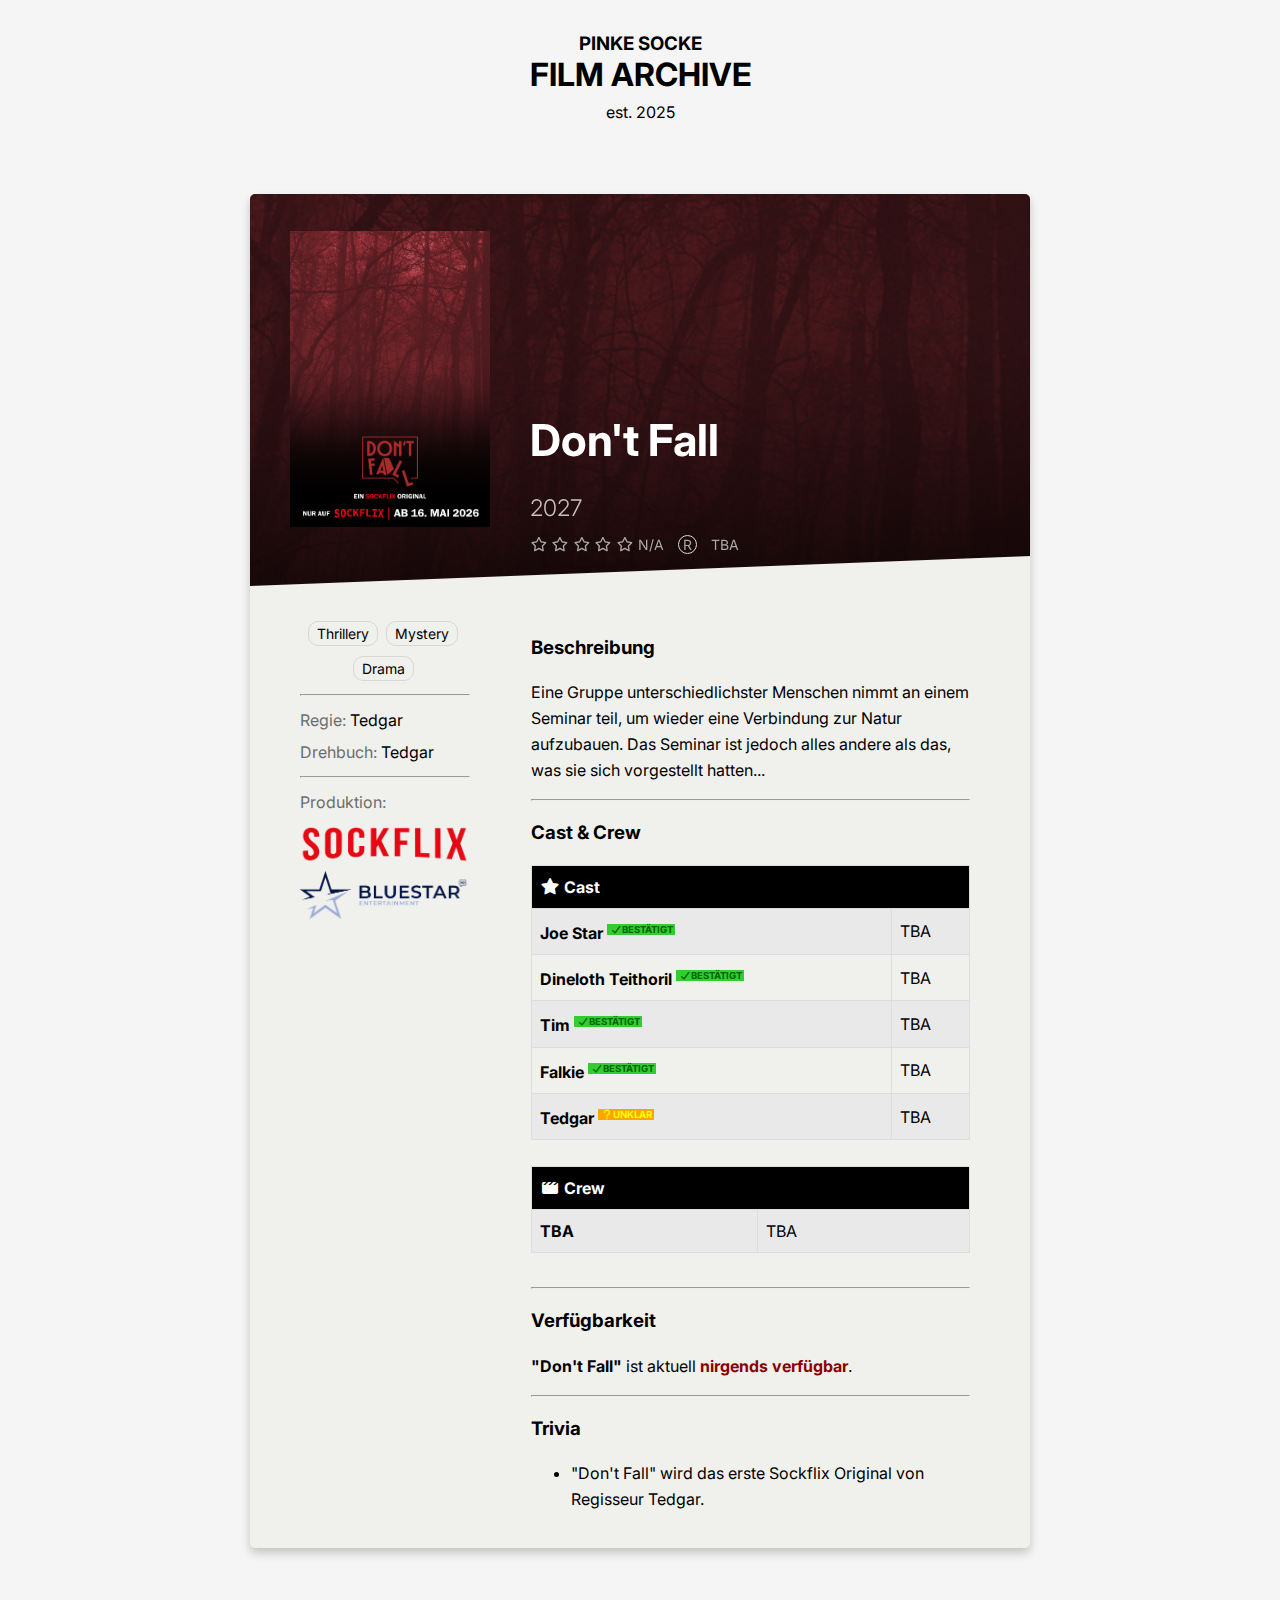
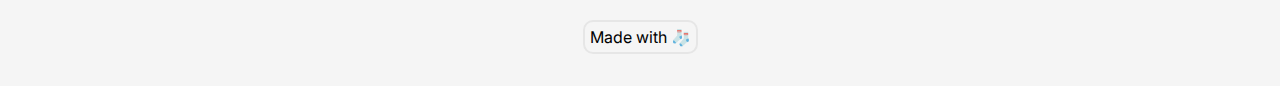
<file: film/2027-dont-fall.html>
<!DOCTYPE html>

<!--
    Website von LamplNet
    Disclaimer: Alle Inhalte auf dieser Seite sind rein persönlicher Natur und richten sich nicht an die Allgemeinheit.
 -->

<html>
    <head>
		<title>Don't Fall (2027) | Pinke Socke Film Archive</title>
		
		<meta charset="utf-8" />
		<meta name="viewport" content="width=device-width, initial-scale=1, user-scalable=no" />
		<meta name="description" content="" />
		<meta name="keywords" content="" />
		<meta name="robots" content="noindex">
		
		<link rel="stylesheet" href="../assets/css/main.css" />
		<link rel="stylesheet" href="../assets/css/movie-card.css" />
        <link rel="stylesheet" href="../assets/fontawesome/css/all.css" />
	</head>
    <body>
        <div class="page-container">
            <div class="title-wrapper">
                <a href="/">
                    <!--<img src="favicon.ico">-->
                    <h3>PINKE SOCKE</h3>
                    <h1>FILM ARCHIVE</h1>
                    <p>est. 2025</p>
                </a>
            </div>
            <div class="movie-card">
                <div class="container">
                    <div class="hero" style="--hero-bg: url('../../img/poster/2027-dont-fall.png'); --hero-overlay: .4;">
                        <img src="../img/poster/2027-dont-fall.png" alt="cover" class="cover" />
                        <div class="details">
                            <div class="title1"><h1>Don't Fall</h1></div>
                            <div class="title2">2027</div>   
                            <div class="rating">
                                <i class="far fa-star"></i>
                                <i class="far fa-star"></i>
                                <i class="far fa-star"></i>
                                <i class="far fa-star"></i>
                                <i class="far fa-star"></i>
                                <span>N/A</span>
                                <span class="age-rating">R</span>
                                <span>TBA</span>
                            </div>
                        </div>
                    </div> 
                    <div class="description">
                        <div class="column1">
                            <span class="tag">Thrillery</span>
                            <span class="tag">Mystery</span>
                            <span class="tag">Drama</span>
                            <hr>
                            <p><span class="role">Regie: </span>Tedgar</p>
                            <p><span class="role">Drehbuch: </span>Tedgar</p>
                            <hr>
                            <p><span class="role">Produktion:</span></p>
                            <div class="production-logo">
                                <img src="../img/firmen/sockflix.png">
                                <img src="../img/firmen/bluestar.png">
                            </div>
                        </div>
                        <div class="column2">
                            <h3>Beschreibung</h3>
                            <p>
                                Eine Gruppe unterschiedlichster Menschen nimmt an einem Seminar teil, um wieder eine Verbindung zur Natur aufzubauen. Das Seminar ist jedoch alles andere als das, was sie sich vorgestellt hatten...
                            </p>
                            <hr>
                            <h3>Cast & Crew</h3>
                            <table>
                                <tr>
                                    <th colspan="2"><i class="fas fa-star"></i> Cast</th>
                                </tr>
                                <tr>
                                    <td>Joe Star <sup class="confirmed"><i class="fas fa-check"></i>BESTÄTIGT</sup></td>
                                    <td>TBA</td>
                                </tr>
                                <tr>
                                    <td>Dineloth Teithoril <sup class="confirmed"><i class="fas fa-check"></i>BESTÄTIGT</sup></td>
                                    <td>TBA</td>
                                </tr>
                                <tr>
                                    <td>Tim <sup class="confirmed"><i class="fas fa-check"></i>BESTÄTIGT</sup></td>
                                    <td>TBA</td>
                                </tr>
                                <tr>
                                    <td>Falkie <sup class="confirmed"><i class="fas fa-check"></i>BESTÄTIGT</sup></td>
                                    <td>TBA</td>
                                </tr>
                                <tr>
                                    <td>Tedgar <sup class="unklar"><i class="fas fa-question"></i>UNKLAR</sup></td>
                                    <td>TBA</td>
                                </tr>
                            </table>
                            <br>
                            <table>
                                <tr>
                                    <th colspan="2"><i class="fas fa-clapperboard"></i> Crew</th>
                                </tr>
                                <tr>
                                    <td>TBA</td>
                                    <td>TBA</td>
                                </tr>
                            </table>
                            <br>
                            <hr>
                            <h3>Verfügbarkeit</h3>
                            <p><b>"Don't Fall"</b> ist aktuell <span style="color: darkred; font-weight: bold;">nirgends verfügbar</span>.
                            <hr>
                            <h3>Trivia</h3>
                            <ul>
                                <li>"Don't Fall" wird das erste Sockflix Original von Regisseur Tedgar.</li>
                                <!--<li>"Don't Fall" wird das Leinwand-Debüt von Falkie, Dineloth Teithoril und Tim.</li>-->
                            </ul>
                        </div>
                    </div>
                </div>
            </div>
            <div class="title-wrapper">
                <p class="footer">Made with 🧦</p>
            </div>
        </div>
    </body>
</html>
</file>
<file: assets/css/main.css>
@font-face {
    font-display: swap;
    font-family: 'Inter';
    font-style: normal;
    src: url(../font/Inter-Variable.ttf);
}

@font-face {
    font-display: swap;
    font-family: 'Inter';
    font-style: italic;
    src: url(../font/Inter-Italic-Variable.ttf);
}

.title-wrapper {
    width: 100%;
    text-align: center;
    margin-top: 2rem;
    margin-bottom: 2rem;
}

.title-wrapper h1 {
    font-size: 2rem;
}

.title-wrapper p {
    margin-top: 0.5rem;
}

.footer {
    /*background-color: black;
    color: white;*/
    padding: 5px;
    max-width: fit-content;
    justify-self: center;
    border: 2px solid rgb(230, 230, 230);
    border-radius: 10px;
}

.footer:hover {
    /*background-color: rgb(230, 230, 230);
    color: black;
    border-color: rgba(255 255 255 / 0.4);
    transition: 0.3s;*/
    /*cursor: default;*/
    cursor: url('../image/sock.png'), auto;
}

.alt-tag {
    padding: .35rem .65rem;
    background-color: rgba(255 255 255 / 0.4);
    color: #fff;
    border: 1.5px solid rgba(255 255 255 / 0.4);
    border-radius: 4px;
    border-radius: 50px;
}

.credits {
    display: grid;
    grid-template-columns: 1fr 1fr;
    font-size: .85em;
    column-gap: 1em;
    row-gap: 0;
    padding-top: 0.5em;
}

.credits p {
    margin: 0;
}

.credits p:nth-child(1) {
    grid-column: 1;
    grid-row: 1;
}

.credits p:nth-child(2) {
    grid-column: 1;
    grid-row: 2;
}

.credits p:nth-child(3) {
    grid-column: 2;
    grid-row: 1 / span 2; 
    align-self: start; 
}

.role {
    color: rgba(255 255 255 / 0.4);
}

div.column1 .role {
    color: #6d6d6d;
}

div.column1 p {
    text-align: left;
    line-height: 1;
}

div.column1 img {
    width: 100%;
}

table {
  border-collapse: collapse;
  width: 100%;
}

td, th {
  border: 1px solid #ddd;
  padding: 8px;
}

tr:nth-child(even) {
    background-color: #e9e9e9;
}

td:first-child {
    font-weight: bold;
}

/*td:last-child {
    font-style: italic;
}*/

th {
  text-align: left;
  background-color: #000;
  color: white;
}

sup {
    font-weight: bold;
    padding-left: 2.5px;
    padding-right: 2.5px;
    font-size: 0.6rem;
    position: relative;
}

sup.confirmed {
    color: darkgreen;
    background-color: limegreen;
}

sup.unklar {
    color: yellow;
    background-color: orange;
}

div.title-wrapper a {
  text-decoration: none;
  color: #000;
}

div.title-wrapper a:hover {
  text-decoration: none;
  color: #6d6d6d;
}

.more {
    color:rgba(255, 255, 255, 0.719)
}
</file>
<file: assets/css/movie-poster-interaction.css>
/*@import url('https://fonts.googleapis.com/css2?family=Inter:wght@400;700&display=swap');*/

@font-face {
    font-display: swap;
    font-family: 'Inter';
    font-style: normal;
    src: url(../font/Inter-Variable.ttf);
}

@font-face {
    font-display: swap;
    font-family: 'Inter';
    font-style: italic;
    src: url(../font/Inter-Italic-Variable.ttf);
}

* {
    margin: 0;
    padding: 0;
    box-sizing: border-box;
    font-family: Inter, sans-serif;
}

body {
    display: flex;
    align-items: center;
    justify-content: center;
    min-height: 100vh;
    background: #f5f5f5;
}

.wrapper {
    position: relative;
    width: 100%;
    height: 100%;
    padding: 20px;
    display: flex;
    align-content: center;
    justify-content: center;
    gap: 24px;
    flex-wrap: wrap;
}

.card {
    position: relative;
    width: 325px;
    height: 450px;
    background: #000;
    border-radius: 18px;
    overflow: hidden;
    box-shadow: 0 5px 10px rgba(0, 0, 0, .2);
}

.poster {
    position: relative;
    top: 0;
    left: 0;
    width: 100%;
    height: 100%;
    overflow: hidden;
}

.poster::before {
    content: '';
    position: absolute;
    bottom: -45%;
    left: 0;
    width: 100%;
    height: 100%;
    z-index: 1;
    transition: .3s;
}

.card:hover .poster::before {
    bottom: 0;
}

.poster img {
    position: absolute;
    top: 0;
    left: 0;
    width: 100%;
    height: 100%;
    object-fit: cover;
    transition: .3s;
}

.card:hover .poster img {
    transform: scale(1.1);
}

.details {
    position: absolute;
    bottom: -100%;
    left: 0;
    width: 100%;
    height: auto;
    /*padding: 1.5em 1.5em 2em;*/
    padding: 1.5em 1.5em 1em;
    background: #000a;
    backdrop-filter: blur(16px) saturate(120%);
    transition: .3s;
    color: #fff;
    z-index: 2;
}

.card:hover .details {
    bottom: 0;
}

.details h1,
.details h2 {
    font-weight: 700;
}

.details h1 {
    font-size: 1.5em;
    margin-bottom: 5px;
}

.details h2 {
    font-weight: 400;
    font-size: 1em;
    margin-bottom: 10px;
    opacity: .6;
}

.details .rating {
    position: relative;
    margin-bottom: 15px;
    display: flex;
    gap: .25em;
}

.details .rating i {
    color: #e3c414;
}

.details .rating span {
    margin-left: 0.25em;
}

.details .tags {
    display: flex;
    gap: .375em;
    margin-bottom: .875em;
    font-size: .85em;
}

.details .tags span {
    padding: .35rem .65rem;
    color: #fff;
    border: 1.5px solid rgba(255 255 255 / 0.4);
    border-radius: 4px;
    border-radius: 50px;
}

.details .desc {
    color: #fff;
    opacity: .8;
    line-height: 1.5;
    margin-bottom: 1em;
}

.details .cast h3 {
    margin-bottom: .5em;
}

.details .cast ul {
    position: relative;
    display: flex;
    flex-wrap: wrap;
    gap: 0.625rem;
    width: 100%;
}

.details .cast ul li {
    list-style: none;
    width: 55px;
    height: 55px;
    border-radius: 50%;
    overflow: hidden;
    border: 1.5px solid #fff;
}

.details .cast ul li img {
    width: 100%;
    height: 100%;
}
</file>
<file: assets/css/movie-card.css>
@font-face {
    font-display: swap;
    font-family: 'Inter';
    font-style: normal;
    src: url(../font/Inter-Variable.ttf);
}

@font-face {
    font-display: swap;
    font-family: 'Inter';
    font-style: italic;
    src: url(../font/Inter-Italic-Variable.ttf);
}

*, *:before, *:after {
  box-sizing: border-box;
}

* {
  font-family: Inter, sans-serif;
}

div.title-wrapper h1, div.title-wrapper h3 {
  margin: 0;
}

body {
  background: #f5f5f5;
}

a {
  text-decoration: none;
  color: #5C7FB8
}

a:hover {
  text-decoration: underline;
}

.movie-card {
  font: 14px/22px "Inter", Arial, sans-serif;
  color: #A9A8A3;
  padding: 40px 0;
}

.container {
  margin: 0 auto;
  width: 780px;
  background: #F0F0ED;
  border-radius: 5px;
  position: relative;
  box-shadow: 0 5px 10px rgba(0, 0, 0, .2);
}

.hero {
  /*height: 342px;*/
  max-height: fit-content;
  margin:0;
  position: relative;
  overflow: hidden;
  z-index:1;
  border-top-left-radius: 5px;
  border-top-right-radius: 5px;
  padding-bottom: 30px;
}

:root {
  --hero-overlay: .7;
}

.hero:before {
  content: '';
  width: 100%;
  height: 100%;
  position: absolute;
  overflow: hidden;
  top:0; left:0;
  /*background:#000;*/
  /*background: url("https://s3-us-west-2.amazonaws.com/s.cdpn.io/195612/hobbit_bg.jpg");*/
  z-index:-1;
 
  transform: skewY(-2.2deg);
  transform-origin:0 0;
  
  -webkit-backface-visibility: hidden; 

   background-image:
    linear-gradient(
      rgba(0,0,0,var(--hero-overlay)),
      rgba(0,0,0,var(--hero-overlay))
    ),
    var(--hero-bg);
  background-size: cover, cover;
  background-position: center, center;
  background-repeat: no-repeat, no-repeat;
  background-color: #000;     /* falls kein Bild */
  
}

.cover {
  position: absolute;
  /*top: 160px;*/
  bottom: 15%;
  left: 40px;
  z-index: 2;
  width: 200px;
}

div.title1 h1{
  font-size: 44px;
  line-height: normal;
}

.age-rating {
      border-radius: 5px;
      font-size: 14px;
      padding: 0px 4px;
      border: 1.5px solid;
      border-radius: 10px;
      border-color:rgb(216, 215, 215);
      margin-left: 10px;
      margin-right: 10px;
      /*background: #C4AF3D;*/
      /*color: #544C21;*/
    }

.details {
  
  padding: 190px 0 0 280px;
  
  .title1 {
    color: white;
    font-size: 44px;
    margin-bottom: 13px;
    position: relative;
    
  }

  .title2 {    
    color: #C7C1BA;
    font-size: 23px;    
    font-weight: 300;
    margin-bottom: 15px;
  }
  
  
  .likes {
    margin-left: 24px;
  }
  
  
  .likes:before {
    /*content: url("https://s3-us-west-2.amazonaws.com/s.cdpn.io/195612/icon_like.png");*/
    position: relative;
    top: 2px;
    padding-right: 7px;
  }

}

.description {
  bottom: 0px;
  /*height: 200px;*/
  font-size: 16px;
  line-height: 26px;
  /*color: #B1B0AC;*/
  color: black;
  display: flow-root;
}

.column1 {
  padding-left: 50px;
  padding-top: 30px;
  width: 220px;
  float: left;
  text-align: center;
}

.tag {
  border: 1.5px solid;
  border-radius: 10px;
  border-color:rgb(216, 215, 215);
  padding: 3px 8px;
  font-size: 14px;
  margin-right: 4px;
  line-height: 35px;
  cursor: default;
}

.column2 {
  padding-left: 41px;
  padding-top: 30px;
  margin-left: 20px;
  width: 480px;
  float: left;
  padding-bottom: 20px;
}

.avatars {
  margin-top: 23px;
  
  img {
    cursor: pointer;
  }
  
  img:hover {
    opacity: 0.6;
  }
  
  a:hover {
    text-decoration: none;
  }
}

fieldset, label { margin: 0; padding: 0; }

/****** Style Star Rating Widget *****/

.rating { 
  border: none;
  float: left;
}

.rating > input { display: none; } 
.rating > label:before { 
  margin: 5px;
  margin-top: 0;
  font-size: 1em;
  font-family: FontAwesome;
  display: inline-block;
  content: "\f005";
}

.rating > .half:before { 
  content: "\f089";
  position: absolute;
}

.rating > label { 
  color: #ddd; 
 float: right; 
}

/***** CSS Magic to Highlight Stars on Hover *****/

.rating > input:checked ~ label, /* show gold star when clicked */
.rating:not(:checked) > label:hover, /* hover current star */
.rating:not(:checked) > label:hover ~ label { color: #FFD700;  } /* hover previous stars in list */

.rating > input:checked + label:hover, /* hover current star when changing rating */
.rating > input:checked ~ label:hover,
.rating > label:hover ~ input:checked ~ label, /* lighten current selection */
.rating > input:checked ~ label:hover ~ label { color: #FFED85;  } 

a[data-tooltip] {
  position: relative;
}
a[data-tooltip]::before,
a[data-tooltip]::after {
  position: absolute;
  display: none;
  opacity: 0.85;
}
a[data-tooltip]::before {
  content: attr(data-tooltip);
  background: #000;
  color: #fff;
  font-size: 13px;
  padding: 5px;
  border-radius: 5px;
  white-space: nowrap;
  text-decoration: none;
}
a[data-tooltip]::after {
  width: 0;
  height: 0;
  border: 6px solid transparent;
  content: '';
}

a[data-tooltip]:hover::before,
a[data-tooltip]:hover::after {
  display: block;
}

a[data-tooltip][data-placement="top"]::before {
  bottom: 100%;
  left: 0;
  margin-bottom: 40px;
}
a[data-tooltip][data-placement="top"]::after {
  border-top-color: #000;
  border-bottom: none;
  bottom: 50px;
  left: 20px;
  margin-bottom: 4px;
}

/*div.production-logo img {
  margin-bottom: 10px;
}*/

/* ---------- Responsive ---------- */
@media (max-width: 820px) {
  .container {
    width: calc(100% - 24px);
    margin: 0 12px;
    border-radius: 10px;
  }

  .container img {
    padding-top: 16px;
  }

  .hero {
    padding: 20px 16px 64px;
  }
  .hero::before {
    height: 160%;
    top: -25%;
  }

  .cover {
    position: relative;
    top: auto;
    left: auto;
    z-index: 2;
    display: block;
    width: 48vw;
    max-width: 220px;
    min-width: 140px;
    margin: -40px auto 12px;   
  }

  .details {
    padding: 0 16px;
    text-align: left;
  }

  .title1 h1 {
    font-size: clamp(22px, 6vw, 34px);
    line-height: 1.15;
  }

  .title2 {
    font-size: 16px;
    color: #C7C1BA;
    margin-top: 6px;
    margin-bottom: 10px;
  }

  .rating {
    float: none;
    display: flex;
    align-items: center;
    gap: 6px;
    flex-wrap: wrap;
  }
  .age-rating { font-size: 12px; padding: 0 6px; }

  .description {
    display: block;
  }
  .column1,
  .column2 {
    float: none;
    width: auto;
    padding: 0 16px;
    margin: 0;
  }
  .column1 { 
    padding-top: 16px; 
    text-align: left;
  }
  .column2 {
    padding-bottom: 10px;
  }

  .tag {
    line-height: normal;
    display: inline-block;
    margin-bottom: 6px;
  }
}

@media (max-width: 480px) {
  .hero { padding-bottom: 72px; }
  .hero::before { height: 180%; top: -30%; }
  .cover { width: 60vw; }
  .title1 h1 { font-size: clamp(20px, 7vw, 30px); }
}

/****** Custom *****/
.episoden-liste {
  display: flex;
  flex-direction: row;
  background-color: #e9e9e9;
  border: 1px solid #ddd;
  align-items: center;
  margin-top: 10px;
  margin-bottom: 10px;
}

.episoden-liste div {
  width: 100%;
  padding-right: 10px;
}

.episoden-liste div.episode-image {
  margin: 5px;
  padding: 0px;
  height: 108px;
}

.episoden-liste > div > h3 {
  background-color: #000;
  color: #fff;
  padding: 5px;
  margin: 0px;
  padding-left: 10px;
  font-size: medium;
}

.episoden-liste > div > img {
  height: 100%;
}

.episoden-liste > div > p {
  margin: 0px;
  padding-top: 5px;
  padding-bottom: 5px;
  font-size: small;
  line-height: normal;
}

.episoden-staffel {
  background-color: #000;
  color: #fff;
  padding: 5px;
  padding-left: 10px;
  margin-bottom: 0px;
}

.episoden-liste > div > p.ep-number {
  margin-bottom: 0px;
  color: #6d6d6d;
  font-size: small;
}

.episoden-liste > div > p.ep-number > i {
  margin-right: 5px;
}

.episoden-liste > div > p.ep-number > i.timestamp {
  margin-left: 15px;
}

.episoden-liste > div > .ep-number {
  display: flex;
  justify-content: space-between;
  align-items: center;
  flex-wrap: wrap;
}

.episoden-liste > div > .ep-number span {
  display: flex;
  align-items: center;
}

/* Mobile Ansicht */
@media (max-width: 820px) {

  .episoden-liste > div > .ep-number {
    margin: 5px;
    padding: 0px;
  }

  .episoden-liste {
    flex-direction: column;
    align-items: stretch;
  }

  .episoden-liste div {
    width: auto;
  }

  .episoden-liste div.episode-image {
    height: auto;
  }

  .episoden-liste .episode-image img {
    width: 100%;
    height: auto;
    padding-top: 0px;
  }

  .episoden-liste > div > h3 {
    margin: 5px;
    margin-top: 10px;
    width: 100%;
    text-align: center;
  }

  .episoden-liste > div > p {
    margin: 5px;
  }
}
</file>
